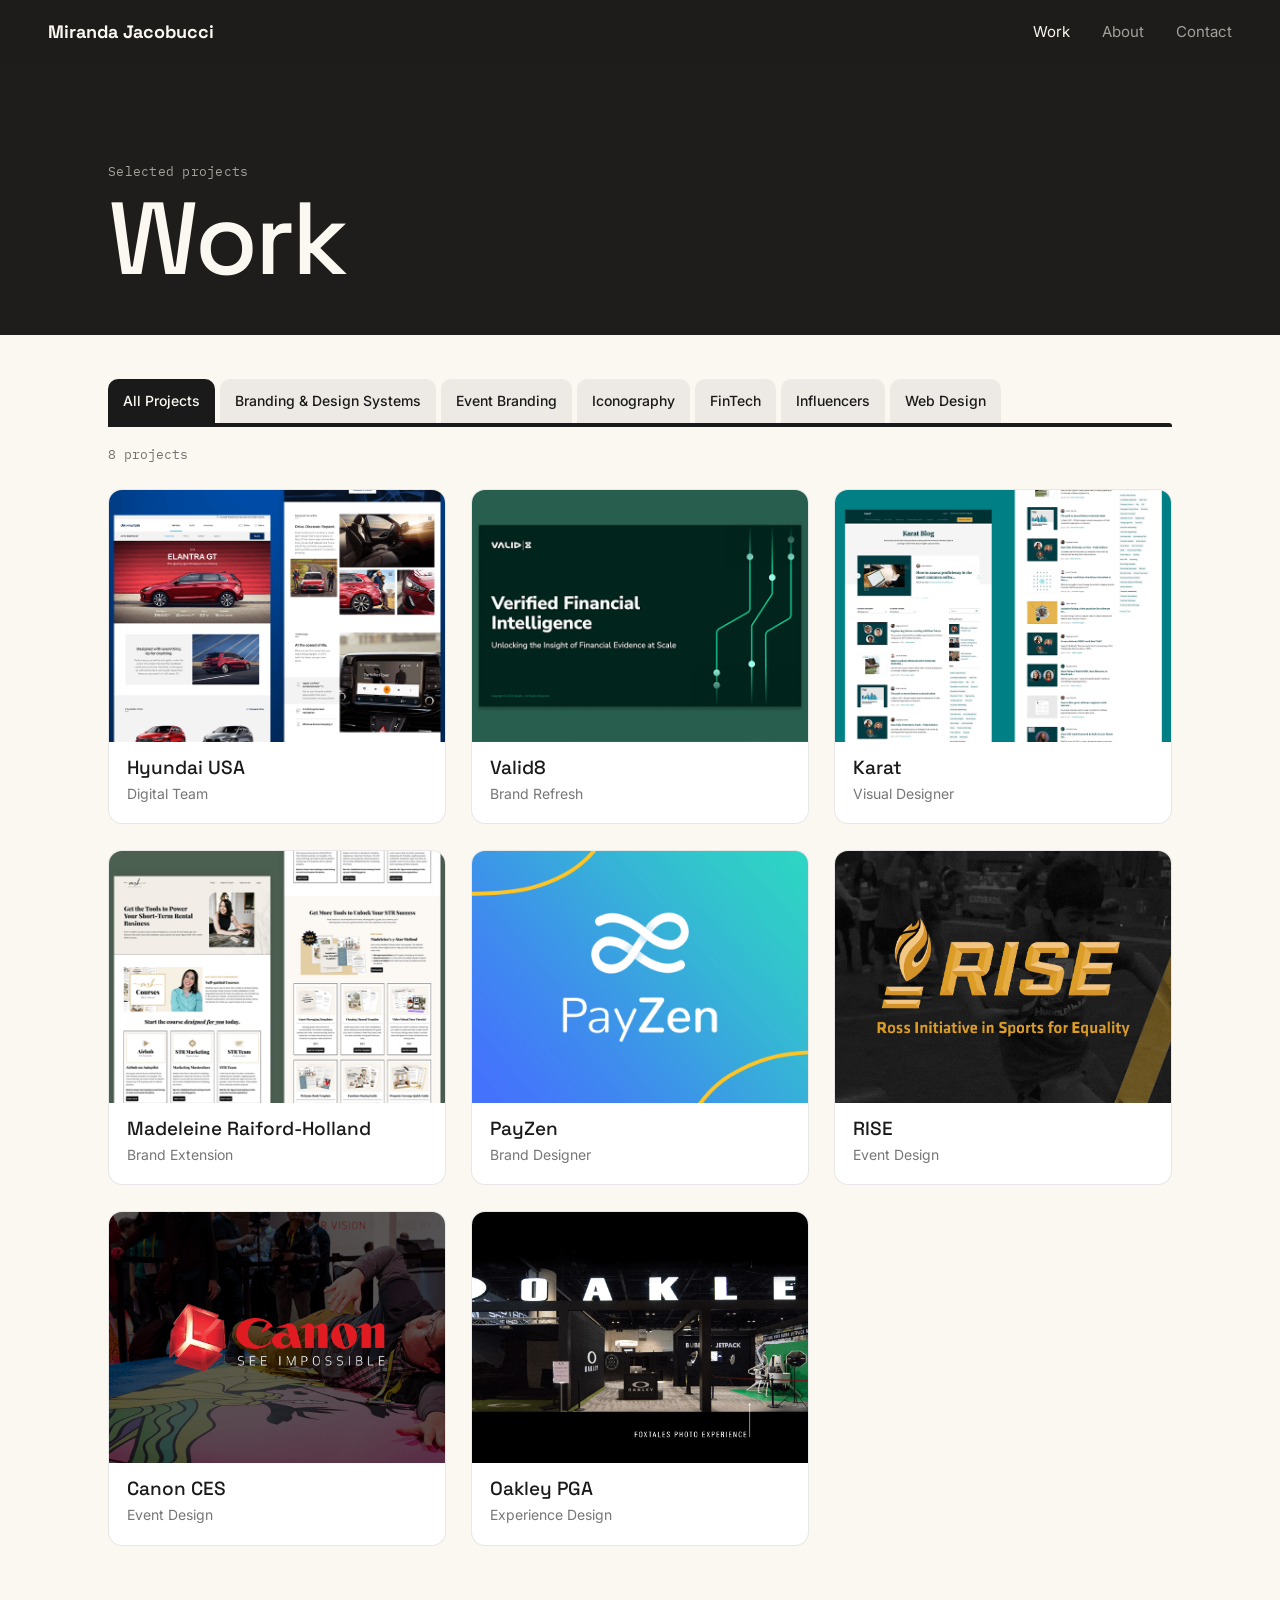
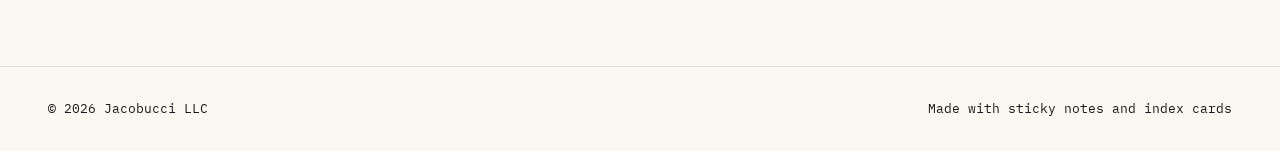
<file: work.html>
<!doctype html>
<html lang="en">
<head>
  <meta charset="utf-8">
  <meta name="viewport" content="width=device-width, initial-scale=1">
  <title>Work · Miranda Jacobucci</title>
  <meta name="description" content="Projects by Miranda Jacobucci in branding, design systems, event branding, iconography, FinTech, influencers and web design.">
  <link rel="preconnect" href="https://fonts.googleapis.com">
  <link rel="preconnect" href="https://fonts.gstatic.com" crossorigin>
  <link href="https://fonts.googleapis.com/css2?family=IBM+Plex+Mono:wght@400;500&family=Inter:wght@400;500&family=Space+Grotesk:wght@500;700&display=swap" rel="stylesheet">
  <link rel="stylesheet" href="css/styles.css">
</head>
<body data-page="work">
  <header class="site-nav">
    <a class="logo" href="index.html">Miranda Jacobucci</a>
    <nav aria-label="Main">
      <a href="work.html" aria-current="page">Work</a>
      <a href="about.html">About</a>
      <a href="index.html#contact">Contact</a>
    </nav>
  </header>

  <main>
    <div class="wrap" data-hero>
      <div class="page-head">
        <p class="eyebrow">Selected projects</p>
        <h1>Work</h1>
      </div>
    </div>

    <div class="on-cream work-body">
    <div class="wrap">
    <div class="filter-tabs" data-filter-tabs aria-label="Filter projects by category"></div>
    <div class="filter-rule" aria-hidden="true"></div>
    <p class="result-count" data-result-count aria-live="polite"></p>
    <div class="project-grid" data-project-grid></div>
    </div>
    </div>
  </main>

  <footer class="site-footer on-cream">
    <span>© 2026 Jacobucci LLC</span>
    <span>Made with sticky notes and index cards</span>
  </footer>

  <script src="js/projects.js"></script>
  <script src="js/main.js"></script>
</body>
</html>
</file>
<file: css/styles.css>
:root {
  --desk: #1E1D1B;
  --desk-2: #2A2825;
  --desk-3: #3A3733;
  --paper: #FBF8F2;
  --paper-dim: rgba(251, 248, 242, 0.6);
  --ink: #1A1A1A;
  --coral: #FF6F59;
  --blue: #6F8CFF;
  --yellow: #FFE45E;
  --pink: #FF8FB8;
  --rule-red: #E8604C;
  --rule-blue: rgba(111, 140, 255, 0.28);

  --font-display: "Space Grotesk", system-ui, sans-serif;
  --font-body: "Inter", system-ui, sans-serif;
  --font-mono: "IBM Plex Mono", ui-monospace, monospace;

  --gutter: clamp(16px, 4vw, 48px);
  --max: 1160px;
  --ease: cubic-bezier(0.2, 0.8, 0.2, 1);
}

*, *::before, *::after { box-sizing: border-box; }

html { scroll-behavior: smooth; }

body {
  margin: 0;
  background: var(--desk);
  color: var(--paper);
  font-family: var(--font-body);
  font-size: 17px;
  line-height: 1.6;
  -webkit-font-smoothing: antialiased;
  overflow-x: hidden;
}

img { max-width: 100%; display: block; }
a { color: inherit; }
button { font: inherit; color: inherit; }

h1, h2, h3 { font-family: var(--font-display); font-weight: 500; line-height: 1.1; margin: 0; }

.eyebrow {
  font-family: var(--font-mono);
  font-size: 13px;
  letter-spacing: 0.02em;
  color: var(--paper-dim);
  margin: 0;
}

.link {
  font-size: 15px;
  font-weight: 500;
  text-decoration: none;
  border-bottom: 1px solid var(--paper-dim);
  padding-bottom: 2px;
  white-space: nowrap;
  transition: border-color 0.2s;
}
.link:hover { border-color: var(--paper); }

:focus-visible { outline: 2px solid var(--blue); outline-offset: 3px; border-radius: 4px; }

.wrap { max-width: var(--max); margin: 0 auto; padding: 0 var(--gutter); }

/* Nav */
.site-nav {
  position: sticky;
  top: 0;
  z-index: 50;
  display: flex;
  justify-content: space-between;
  align-items: center;
  padding: 18px var(--gutter);
  background: rgba(30, 29, 27, 0.88);
  backdrop-filter: blur(8px);
  -webkit-backdrop-filter: blur(8px);
}
.logo { font-family: var(--font-display); font-weight: 700; font-size: 18px; text-decoration: none; }
.site-nav nav { display: flex; gap: clamp(16px, 3vw, 32px); }
.site-nav nav a { text-decoration: none; font-size: 15px; color: var(--paper-dim); transition: color 0.2s; }
.site-nav nav a:hover, .site-nav nav a[aria-current="page"] { color: var(--paper); }

/* Shared paper bits */
.sticky-note {
  aspect-ratio: 1 / 1;
  background: var(--yellow);
  color: var(--ink);
  padding: 16px 18px;
  font-family: var(--font-display);
  font-weight: 500;
  line-height: 1.25;
  border-radius: 2px;
  box-shadow: 0 10px 24px rgba(0, 0, 0, 0.35);
  position: relative;
}
.sticky-note::before {
  content: "";
  position: absolute;
  inset: 0 0 auto 0;
  height: 18%;
  background: rgba(0, 0, 0, 0.06);
}
.sticky-note small { display: block; font-family: var(--font-mono); font-weight: 400; font-size: 12px; margin-top: 6px; opacity: 0.7; }

.placeholder {
  position: relative;
  background: var(--desk-3);
  overflow: hidden;
}
.placeholder > span {
  position: absolute;
  inset: 0;
  display: flex;
  align-items: center;
  justify-content: center;
  text-align: center;
  padding: 8px;
  font-family: var(--font-mono);
  font-size: 12px;
  color: #8a857c;
}
.placeholder > img {
  position: absolute;
  inset: 0;
  width: 100%;
  height: 100%;
  object-fit: cover;
}

/* Reveal on scroll */
.reveal { opacity: 0; transform: translateY(28px); transition: opacity 0.7s var(--ease), transform 0.7s var(--ease); }
.reveal.in { opacity: 1; transform: none; }

/* Hero */
.hero {
  position: relative;
  min-height: calc(100vh - 70px);
  max-width: var(--max);
  margin: 0 auto;
  padding: clamp(48px, 10vh, 120px) var(--gutter) 64px;
  display: flex;
  flex-direction: column;
  justify-content: center;
}
.hero-title {
  font-size: clamp(44px, 8.5vw, 112px);
  letter-spacing: -0.03em;
  max-width: 11ch;
  margin: 18px 0 24px;
}
.hero-title span { display: inline-block; opacity: 0; transform: translateY(0.4em) rotate(2deg); animation: word-in 0.8s var(--ease) forwards; }
.hero-sub { max-width: 34ch; color: var(--paper-dim); font-size: clamp(17px, 1.6vw, 20px); margin: 0; }
.hero-note {
  position: absolute;
  right: var(--gutter);
  top: clamp(60px, 16vh, 160px);
  width: clamp(140px, 16vw, 200px);
  font-size: clamp(16px, 1.6vw, 20px);
  transform-origin: top center;
  opacity: 0;
  animation: note-peel 1s var(--ease) 1.1s forwards;
}
.scroll-cue {
  margin-top: 48px;
  font-family: var(--font-mono);
  font-size: 13px;
  color: var(--paper-dim);
  text-decoration: none;
  align-self: flex-start;
}

@keyframes word-in { to { opacity: 1; transform: none; } }
@keyframes note-peel {
  0% { opacity: 0; transform: translateY(-30px) rotate(-18deg); }
  70% { opacity: 1; transform: translateY(4px) rotate(7deg); }
  100% { opacity: 1; transform: rotate(5deg); }
}

/* Section heads */
.section { padding-top: clamp(80px, 14vh, 160px); padding-bottom: clamp(80px, 14vh, 160px); }
.section-head { display: flex; justify-content: space-between; align-items: baseline; gap: 16px; margin-bottom: 40px; }
.section-head h2 { font-size: clamp(32px, 4.5vw, 56px); letter-spacing: -0.02em; margin-top: 10px; }

/* Featured stacked folders */
.featured { position: relative; height: 420vh; }
.featured-pin {
  position: sticky;
  top: 0;
  height: 100vh;
  display: flex;
  flex-direction: column;
  justify-content: center;
  max-width: var(--max);
  margin: 0 auto;
  padding: 80px var(--gutter) 32px;
  overflow: hidden;
}
.featured-pin .section-head { margin-bottom: 56px; }
.stack { position: relative; height: min(56vh, 500px); }
.stack.animate .folder { transition: transform 0.4s var(--ease); }

.folder {
  position: absolute;
  inset: 0;
  background: var(--c);
  color: var(--ink);
  border-radius: 0 14px 14px 14px;
  box-shadow: 0 -6px 30px rgba(0, 0, 0, 0.35);
  will-change: transform;
}
.folder-tab {
  all: unset;
  box-sizing: border-box;
  position: absolute;
  top: -38px;
  left: calc(var(--i) * 25%);
  width: 25%;
  height: 39px;
  padding: 0 16px;
  background: var(--c);
  color: var(--ink);
  border-radius: 12px 12px 0 0;
  font-family: var(--font-display);
  font-weight: 500;
  font-size: 15px;
  line-height: 40px;
  white-space: nowrap;
  overflow: hidden;
  text-overflow: ellipsis;
  cursor: pointer;
}
.folder-tab:focus-visible { outline: 2px solid var(--paper); outline-offset: 2px; }
.folder-body {
  display: grid;
  grid-template-columns: minmax(0, 1.5fr) minmax(0, 1fr);
  gap: clamp(16px, 3vw, 40px);
  height: 100%;
  padding: clamp(16px, 2.4vw, 28px);
}
.folder-body .cover { border-radius: 6px; background: var(--paper); }
.folder-body .cover > span { color: #9a948a; }
.folder-info { display: flex; flex-direction: column; justify-content: center; }
.folder-info h3 { font-size: clamp(26px, 3vw, 40px); letter-spacing: -0.02em; margin: 6px 0 12px; }
.folder-info .meta { font-family: var(--font-mono); font-size: 13px; opacity: 0.7; margin: 0; }
.folder-info .desc { margin: 0 0 20px; font-size: 16px; }
.case-link { font-weight: 500; text-decoration: none; border-bottom: 1.5px solid currentColor; align-self: flex-start; }

/* Services index cards */
.services-grid {
  display: grid;
  grid-template-columns: repeat(4, minmax(0, 1fr));
  gap: clamp(16px, 2vw, 28px);
}
.index-card {
  --r: 0deg;
  display: flex;
  flex-direction: column;
  background: var(--paper);
  color: var(--ink);
  border-radius: 3px;
  padding: 22px 20px 20px;
  min-height: 280px;
  box-shadow: 0 14px 30px rgba(0, 0, 0, 0.35);
  transform: rotate(var(--r));
  transition: transform 0.3s var(--ease);
}
.index-card:hover { transform: rotate(0deg) translateY(-6px); }
.index-card .num { font-family: var(--font-mono); font-size: 12px; opacity: 0.55; }
.index-card h3 { font-size: 21px; margin: 4px -20px 0; padding: 0 20px 12px; border-bottom: 2px solid var(--rule-red); }
.index-card p {
  flex: 1;
  margin: 0;
  padding-top: 6px;
  font-size: 15px;
  line-height: 28px;
  background: repeating-linear-gradient(transparent 0 27px, var(--rule-blue) 27px 28px) 0 6px;
}
.index-card.reveal { opacity: 0; transform: translateY(60px) rotate(calc(var(--r) + 8deg)); }
.index-card.reveal.in { opacity: 1; transform: rotate(var(--r)); }

/* Working with me */
.about-preview { display: grid; grid-template-columns: minmax(0, 0.8fr) minmax(0, 1.2fr); gap: clamp(32px, 6vw, 96px); align-items: center; }
.photo-frame { position: relative; transform: rotate(-3deg); }
.photo-frame.reveal.in { transform: rotate(-3deg); }
.photo-frame .placeholder { aspect-ratio: 4 / 5; border-radius: 4px; }
.tape {
  position: absolute;
  top: -14px;
  left: 50%;
  width: 110px;
  height: 30px;
  transform: translateX(-50%) rotate(3deg);
  background: rgba(251, 248, 242, 0.55);
  z-index: 2;
}
.about-preview h2 { font-size: clamp(32px, 4.5vw, 56px); letter-spacing: -0.02em; margin: 10px 0 20px; }
.about-preview p.lead { color: var(--paper-dim); margin: 0 0 36px; max-width: 46ch; }
.process { display: grid; grid-template-columns: repeat(3, minmax(0, 1fr)); gap: 16px; margin-bottom: 36px; }
.process .sticky-note { font-size: 18px; }
.process .sticky-note small { font-family: var(--font-body); font-size: 13px; line-height: 1.4; }
.process .sticky-note:nth-child(1) { background: var(--coral); --r: -2deg; }
.process .sticky-note:nth-child(2) { background: var(--yellow); --r: 1.5deg; }
.process .sticky-note:nth-child(3) { background: var(--pink); --r: -1deg; }
.process .sticky-note.reveal { transform: translateY(-30px) rotate(calc(var(--r) - 12deg)); }
.process .sticky-note.reveal.in { transform: rotate(var(--r)); }

/* Contact envelope */
.envelope { position: relative; max-width: 820px; margin: 0 auto; padding: 0 clamp(16px, 4vw, 48px) 150px; perspective: 1400px; }
.env-back { position: absolute; inset: 90px 0 0 0; background: var(--blue); border-radius: 10px; }
.env-flap {
  position: absolute;
  top: 90px;
  left: 0;
  right: 0;
  height: 200px;
  background: #5E7BEF;
  clip-path: polygon(0 0, 100% 0, 50% 100%);
  transform-origin: top center;
  z-index: 5;
  transition: transform 0.8s var(--ease), z-index 0s 0.4s;
}
.env-pocket {
  position: absolute;
  left: 0;
  right: 0;
  bottom: 0;
  height: 230px;
  background: #809AFF;
  clip-path: polygon(0 0, 50% 55%, 100% 0, 100% 100%, 0 100%);
  border-radius: 0 0 10px 10px;
  z-index: 4;
}
.letter {
  position: relative;
  z-index: 3;
  background: var(--paper);
  color: var(--ink);
  border-radius: 4px;
  padding: clamp(28px, 5vw, 56px) clamp(22px, 5vw, 56px) 140px;
  opacity: 0;
  transform: translateY(160px);
  transition: transform 0.9s var(--ease) 0.45s, opacity 0.5s 0.45s;
}
.envelope.open .env-flap { transform: rotateX(180deg); z-index: 1; }
.envelope.open .letter { opacity: 1; transform: none; }
.letter h2 { font-size: clamp(32px, 5vw, 60px); letter-spacing: -0.02em; margin: 8px 0 14px; }
.letter .eyebrow { color: rgba(26, 26, 26, 0.55); }
.letter > p { margin: 0 0 28px; max-width: 44ch; }
.contact-links { display: flex; flex-wrap: wrap; gap: 10px 22px; margin-bottom: 32px; }
.contact-links a { font-weight: 500; text-decoration: none; border-bottom: 1.5px solid var(--ink); }
.contact-form { display: grid; grid-template-columns: 1fr 1fr; gap: 14px; }
.contact-form label { display: flex; flex-direction: column; gap: 6px; font-family: var(--font-mono); font-size: 12px; color: rgba(26, 26, 26, 0.7); }
.contact-form .full { grid-column: 1 / -1; }
.contact-form input, .contact-form textarea {
  font: inherit;
  font-family: var(--font-body);
  font-size: 16px;
  color: var(--ink);
  background: transparent;
  border: none;
  border-bottom: 1.5px solid rgba(26, 26, 26, 0.3);
  padding: 8px 0;
  border-radius: 0;
}
.contact-form textarea { min-height: 96px; resize: vertical; }
.contact-form input:focus, .contact-form textarea:focus { outline: none; border-color: var(--ink); }
.contact-form button {
  justify-self: start;
  background: var(--ink);
  color: var(--paper);
  border: none;
  border-radius: 999px;
  padding: 12px 26px;
  font-weight: 500;
  cursor: pointer;
  transition: transform 0.2s;
}
.contact-form button:hover { transform: translateY(-2px); }
.form-error { grid-column: 1 / -1; color: #B42318; font-size: 14px; margin: 0; min-height: 1em; }

/* Footer */
.site-footer {
  display: flex;
  justify-content: space-between;
  flex-wrap: wrap;
  gap: 12px;
  padding: 32px var(--gutter);
  border-top: 1px solid var(--desk-3);
  font-family: var(--font-mono);
  font-size: 13px;
  color: var(--paper-dim);
}

/* Work page */
.page-head { padding: clamp(48px, 9vh, 100px) 0 40px; }
.page-head h1 { font-size: clamp(48px, 8vw, 104px); letter-spacing: -0.03em; }
.page-head p { color: var(--paper-dim); max-width: 46ch; margin: 16px 0 0; }

.filter-tabs { display: flex; flex-wrap: nowrap; gap: 5px; align-items: flex-end; overflow-x: auto; scrollbar-width: none; padding-top: 4px; }
.filter-tabs::-webkit-scrollbar { display: none; }
.filter-tab {
  all: unset;
  box-sizing: border-box;
  cursor: pointer;
  font-size: 14px;
  font-weight: 500;
  padding: 11px 15px 10px;
  border-radius: 10px 10px 0 0;
  background: var(--desk-2);
  color: var(--paper);
  white-space: nowrap;
  transition: background 0.2s, color 0.2s;
}
.filter-tab:hover { background: var(--desk-3); }
.filter-tab[aria-pressed="true"] { background: var(--paper); color: var(--ink); }
.filter-tab:focus-visible { outline: 2px solid var(--blue); outline-offset: 2px; }
.filter-rule { height: 4px; background: var(--paper); border-radius: 0 3px 0 0; }
.result-count { font-family: var(--font-mono); font-size: 13px; color: var(--paper-dim); margin: 18px 0 24px; }

.project-grid { display: grid; grid-template-columns: repeat(3, minmax(0, 1fr)); gap: clamp(16px, 2vw, 28px); padding-bottom: 120px; }
.project-card {
  display: block;
  text-decoration: none;
  background: var(--desk-2);
  border: 1px solid var(--desk-3);
  border-radius: 14px;
  overflow: hidden;
  transition: border-color 0.25s, transform 0.25s var(--ease);
  animation: card-in 0.5s var(--ease) both;
}
.project-card:hover { border-color: var(--paper); transform: translateY(-4px); }
.project-card .placeholder { aspect-ratio: 4 / 3; }
.project-card .info { padding: 16px 18px 18px; }
.project-card h3 { font-size: 19px; font-family: var(--font-display); }
.project-card p { margin: 4px 0 0; font-size: 14px; color: var(--paper-dim); }
@keyframes card-in { from { opacity: 0; transform: translateY(18px); } }

/* About page */
.about-hero { text-align: center; padding-top: clamp(40px, 7vh, 80px); }
.about-hero .eyebrow { margin-bottom: 8px; }
.about-hero h1 { font-size: clamp(40px, 6vw, 80px); letter-spacing: -0.03em; }
.board-hint { font-family: var(--font-mono); font-size: 13px; color: var(--paper-dim); margin: 14px 0 0; }
.board-hint button { all: unset; cursor: pointer; border-bottom: 1px solid var(--paper-dim); margin-left: 10px; }
.board-hint button:focus-visible { outline: 2px solid var(--blue); outline-offset: 2px; }

.board {
  position: relative;
  max-width: var(--max);
  height: clamp(560px, 86vh, 820px);
  margin: 24px auto 0;
  background-image: radial-gradient(rgba(251, 248, 242, 0.08) 1.2px, transparent 1.2px);
  background-size: 22px 22px;
  border-radius: 16px;
  touch-action: pan-y;
}
.board-photo {
  position: absolute;
  left: 50%;
  top: 50%;
  width: clamp(190px, 26%, 320px);
  transform: translate(-50%, -50%) rotate(-1.5deg);
  z-index: 20;
  pointer-events: none;
}
.board-photo .placeholder { aspect-ratio: 4 / 5; border-radius: 4px; border: 10px solid var(--paper); box-shadow: 0 20px 50px rgba(0, 0, 0, 0.5); }
.drag-item {
  position: absolute;
  left: calc(var(--x) * 1%);
  top: calc(var(--y) * 1%);
  width: calc(var(--w) * 1%);
  aspect-ratio: var(--ar);
  z-index: 10;
  min-width: 86px;
  cursor: grab;
  touch-action: none;
  user-select: none;
  -webkit-user-select: none;
  border-radius: 4px;
  box-shadow: 0 12px 28px rgba(0, 0, 0, 0.45);
  transition: box-shadow 0.2s, scale 0.2s;
}
.drag-item .placeholder { width: 100%; height: 100%; border-radius: 4px; border: 1.5px dashed rgba(251, 248, 242, 0.25); }
.drag-item .placeholder img { pointer-events: none; }
.drag-item.dragging { cursor: grabbing; box-shadow: 0 24px 50px rgba(0, 0, 0, 0.6); scale: 1.03; }
.drag-item:focus-visible { outline: 2px solid var(--blue); outline-offset: 3px; }

.bio { max-width: 640px; margin: 0 auto; padding: 64px var(--gutter) 120px; text-align: center; }
.bio h2 { font-size: clamp(28px, 3.5vw, 40px); margin-bottom: 18px; }
.bio p { color: var(--paper-dim); margin: 0 0 18px; }

/* Case study */
.read-progress {
  position: fixed;
  top: 0;
  left: 0;
  width: 100%;
  height: 3px;
  background: var(--accent, var(--coral));
  transform: scaleX(var(--p, 0));
  transform-origin: left;
  z-index: 60;
}
.cs-hero { padding-top: clamp(40px, 7vh, 80px); padding-bottom: 48px; }
.cs-back { display: inline-block; margin-bottom: 36px; font-family: var(--font-mono); font-size: 13px; color: var(--paper-dim); text-decoration: none; }
.cs-back:hover { color: var(--paper); }
.cs-hero .eyebrow::before { content: ""; display: inline-block; width: 10px; height: 10px; margin-right: 10px; border-radius: 2px; background: var(--accent); vertical-align: 0; }
.cs-hero h1 { font-size: clamp(48px, 8vw, 112px); letter-spacing: -0.03em; margin: 14px 0 22px; }
.cs-intro { font-size: clamp(18px, 2vw, 24px); line-height: 1.45; max-width: 40ch; color: var(--paper-dim); margin: 0; }
.cs-img { border-radius: 12px; }
.cs-cover { margin-bottom: clamp(72px, 12vh, 140px); }

.cs-overview, .cs-split, .cs-process, .cs-text-block, .cs-results, .cs-quote { margin-bottom: clamp(72px, 12vh, 140px); }
.cs-grid-2, .cs-grid-3 { margin-bottom: clamp(48px, 8vh, 96px); }

[data-page="case"] main h2 { font-size: clamp(28px, 3.5vw, 44px); letter-spacing: -0.02em; margin: 8px 0 18px; }
.cs-text p, .cs-split p, .cs-text-block p { color: rgba(251, 248, 242, 0.78); max-width: 60ch; margin: 0 0 16px; }

.cs-overview { display: grid; grid-template-columns: minmax(0, 1.4fr) minmax(0, 1fr); gap: clamp(32px, 6vw, 96px); align-items: start; }
.cs-details { min-height: 0; }
.cs-details dl { margin: 10px 0 0; }
.cs-details dl div { display: flex; justify-content: space-between; gap: 16px; padding: 9px 0; border-bottom: 1px solid var(--rule-blue); }
.cs-details dt { font-family: var(--font-mono); font-size: 12px; opacity: 0.6; padding-top: 2px; }
.cs-details dd { margin: 0; font-size: 15px; font-weight: 500; text-align: right; }

.cs-split { display: grid; grid-template-columns: repeat(2, minmax(0, 1fr)); gap: clamp(32px, 6vw, 96px); }

.cs-figure { margin: 0 auto clamp(48px, 8vh, 96px); }
.cs-figure figcaption { margin-top: 12px; font-family: var(--font-mono); font-size: 13px; color: var(--paper-dim); }
.cs-grid-2 { display: grid; grid-template-columns: repeat(2, minmax(0, 1fr)); gap: clamp(16px, 2vw, 28px); }
.cs-grid-2 .cs-figure { margin: 0; }
.cs-grid-3 { display: grid; grid-template-columns: repeat(3, minmax(0, 1fr)); gap: clamp(12px, 1.6vw, 20px); }

.cs-notes { max-width: 900px; margin-top: 12px; }

.cs-stats { display: grid; grid-template-columns: repeat(3, minmax(0, 1fr)); gap: clamp(16px, 2vw, 28px); margin-top: 12px; }
.cs-stat { min-height: 210px; }
.cs-stat .big { display: block; font-family: var(--font-display); font-weight: 700; font-size: clamp(40px, 5vw, 64px); line-height: 1; letter-spacing: -0.03em; padding-bottom: 14px; margin-bottom: 4px; border-bottom: 2px solid var(--rule-red); margin-left: -20px; margin-right: -20px; padding-left: 20px; }

.cs-quote { display: flex; justify-content: center; }
.cs-quote blockquote { margin: 0; max-width: 640px; padding: clamp(28px, 4vw, 52px); transform: rotate(-1.5deg); }
.cs-quote blockquote p { font-family: var(--font-display); font-size: clamp(22px, 2.6vw, 32px); line-height: 1.25; margin: 0 0 22px; }
.cs-quote blockquote footer { font-family: var(--font-mono); font-size: 13px; opacity: 0.7; }

.cs-next { padding-top: 24px; padding-bottom: 120px; }
.cs-next-folder {
  position: relative;
  display: block;
  margin-top: 40px;
  padding: clamp(28px, 5vw, 56px);
  background: var(--c);
  color: var(--ink);
  border-radius: 0 14px 14px 14px;
  text-decoration: none;
  transition: transform 0.3s var(--ease);
}
.cs-next-folder:hover { transform: translateY(-6px); }
.cs-next-tab { position: absolute; top: -38px; left: 0; height: 39px; padding: 0 20px; background: var(--c); border-radius: 12px 12px 0 0; font-family: var(--font-display); font-weight: 500; font-size: 15px; line-height: 40px; }
.cs-next-body .eyebrow { display: block; color: rgba(26, 26, 26, 0.6); }
.cs-next-title { display: block; margin-top: 8px; font-family: var(--font-display); font-weight: 500; font-size: clamp(32px, 5vw, 64px); letter-spacing: -0.02em; line-height: 1.05; }

.cs-photo { display: block; width: 100%; height: auto; border-radius: 10px; background: var(--desk-2); }
.cs-cover-img { border-radius: 14px; }
.cs-sub { font-family: var(--font-display); font-weight: 500; font-size: 22px; margin: 32px 0 12px; }
.cs-details ul { list-style: none; margin: 0; padding: 0; text-align: right; }
.cs-details li + li { margin-top: 2px; }
.cs-details dl div:has(ul) { align-items: flex-start; }
.cs-section { margin-bottom: clamp(72px, 12vh, 140px); }
.cs-section-text { max-width: 720px; margin-bottom: 28px; }
.cs-section-text p { color: rgba(251, 248, 242, 0.78); margin: 0 0 12px; }
.cs-images { display: grid; gap: clamp(12px, 1.6vw, 20px); align-items: start; }
.cs-images figure { margin: 0; }
.cs-images.cols-1 { grid-template-columns: 1fr; }
.cs-images.cols-2 { grid-template-columns: repeat(2, minmax(0, 1fr)); }
.cs-images.cols-3 { grid-template-columns: repeat(3, minmax(0, 1fr)); }
.cs-images.cols-1 figure + figure { margin-top: 0; }
.cs-video { position: relative; aspect-ratio: 16 / 9; margin-bottom: 20px; border-radius: 12px; overflow: hidden; background: var(--desk-2); }
.cs-video iframe { position: absolute; inset: 0; width: 100%; height: 100%; border: 0; }

@media (max-width: 960px) {
  .cs-overview { grid-template-columns: 1fr; }
  .cs-details { max-width: 440px; }
}
@media (max-width: 680px) {
  .cs-split, .cs-grid-2, .cs-stats, .cs-images.cols-2 { grid-template-columns: 1fr; }
  .cs-images.cols-3 { grid-template-columns: repeat(2, minmax(0, 1fr)); }
  .cs-grid-3 { grid-template-columns: repeat(2, minmax(0, 1fr)); }
  .cs-grid-3 > :last-child { grid-column: 1 / -1; aspect-ratio: 2 / 1 !important; }
}

/* Cream sections (homepage below the hero) */
.on-cream {
  --paper-dim: rgba(26, 26, 26, 0.6);
  background: var(--paper);
  color: var(--ink);
}
.on-cream .link:hover { border-color: var(--ink); }
.on-cream .folder { box-shadow: 0 -4px 24px rgba(26, 26, 26, 0.14); }
.on-cream .folder-tab:focus-visible { outline-color: var(--ink); }
.on-cream .index-card { background-color: #FFFFFF; box-shadow: 0 12px 28px rgba(26, 26, 26, 0.12); }
.on-cream .sticky-note { box-shadow: 0 10px 22px rgba(26, 26, 26, 0.16); }
.on-cream .photo-frame .placeholder { box-shadow: 0 16px 34px rgba(26, 26, 26, 0.18); }
.on-cream .tape { background: rgba(255, 228, 94, 0.8); }
.site-footer.on-cream { border-top-color: rgba(26, 26, 26, 0.12); }

.work-body { padding-top: 40px; }
.on-cream .filter-tab { background: rgba(26, 26, 26, 0.06); color: var(--ink); }
.on-cream .filter-tab:hover { background: rgba(26, 26, 26, 0.11); }
.on-cream .filter-tab[aria-pressed="true"] { background: var(--ink); color: var(--paper); }
.on-cream .filter-rule { background: var(--ink); }
.on-cream .project-card { background: #FFFFFF; border-color: rgba(26, 26, 26, 0.1); }
.on-cream .project-card:hover { border-color: var(--ink); }
.on-cream .project-card .placeholder { background: #ECE8DF; }

[data-page="about"] main > .on-cream { padding-bottom: 1px; }
.on-cream .board { background-image: radial-gradient(rgba(26, 26, 26, 0.12) 1.2px, transparent 1.2px); }
.on-cream .board-photo .placeholder { border-color: #FFFFFF; box-shadow: 0 18px 40px rgba(26, 26, 26, 0.18); }
.on-cream .drag-item { box-shadow: 0 10px 24px rgba(26, 26, 26, 0.14); }
.on-cream .drag-item.dragging { box-shadow: 0 22px 44px rgba(26, 26, 26, 0.22); }
.on-cream .drag-item .placeholder { background: #ECE8DF; border-color: rgba(26, 26, 26, 0.22); }
.on-cream .board-photo .placeholder { background: #ECE8DF; }

.cs-dark { padding-bottom: clamp(56px, 9vh, 104px); }
.cs-dark .cs-cover { margin-bottom: 0; }
.case-body { background: #FFFFFF; }

/* Layered paper: dark sheet over cream, cream sheet over white */
.cs-dark { position: relative; z-index: 2; background: var(--desk); box-shadow: 0 6px 18px rgba(0, 0, 0, 0.28), 0 1px 3px rgba(0, 0, 0, 0.2); }
.cs-sheet { position: relative; z-index: 1; padding-top: clamp(72px, 12vh, 140px); background: var(--paper); box-shadow: 0 6px 18px rgba(26, 26, 26, 0.10), 0 1px 3px rgba(26, 26, 26, 0.08); }
.on-cream .cs-text p, .on-cream .cs-section-text p { color: rgba(26, 26, 26, 0.78); }
.on-cream .cs-photo, .on-cream .cs-video { background: #ECE8DF; }
.on-white { background: #FFFFFF; padding-top: clamp(72px, 12vh, 140px); }
.site-footer.on-white { padding-top: 32px; }
.case-body .cs-overview { margin-bottom: clamp(72px, 12vh, 140px); }

body.nav-light .site-nav { background: rgba(251, 248, 242, 0.9); }
body.nav-light .logo { color: var(--ink); }
body.nav-light .site-nav nav a { color: rgba(26, 26, 26, 0.6); }
body.nav-light .site-nav nav a:hover, body.nav-light .site-nav nav a[aria-current="page"] { color: var(--ink); }
.site-nav, .site-nav .logo, .site-nav nav a { transition: background-color 0.3s, color 0.3s; }

/* Responsive */
@media (max-width: 960px) {
  .services-grid { grid-template-columns: repeat(2, minmax(0, 1fr)); }
  .project-grid { grid-template-columns: repeat(2, minmax(0, 1fr)); }
  .about-preview { grid-template-columns: 1fr; }
  .photo-frame { max-width: 320px; }
}

@media (max-width: 680px) {
  body { font-size: 16px; }
  .hero-note { position: relative; right: auto; top: auto; margin-top: 36px; align-self: flex-start; }
  .featured { height: 400vh; }
  .featured-pin { padding-top: 76px; }
  .featured-pin .section-head { margin-bottom: 48px; }
  .stack { height: min(62vh, 520px); }
  .folder-tab { font-size: 12px; padding: 0 9px; height: 33px; top: -32px; line-height: 34px; border-radius: 9px 9px 0 0; }
  .folder-body { grid-template-columns: 1fr; grid-template-rows: minmax(0, 1fr) auto; }
  .folder-info h3 { font-size: 24px; margin: 4px 0 6px; }
  .folder-info .desc { display: none; }
  .services-grid { grid-template-columns: 1fr; }
  .index-card { min-height: 220px; }
  .process { grid-template-columns: repeat(2, minmax(0, 1fr)); gap: 14px; }
  .process .sticky-note { font-size: 16px; padding: 14px; }
  .process .sticky-note small { font-size: 12px; }
  .contact-form { grid-template-columns: 1fr; }
  .filter-tabs { margin: 0 calc(var(--gutter) * -1); padding: 0 var(--gutter); }
  .filter-tab { font-size: 14px; padding: 10px 14px 9px; }
  .project-grid { grid-template-columns: 1fr; }
  .board { height: 640px; border-radius: 0; }
  .board-photo { width: 52%; }
}

@media (prefers-reduced-motion: reduce) {
  html { scroll-behavior: auto; }
  .hero-title span, .hero-note { animation: none; opacity: 1; transform: none; }
  .hero-note { transform: rotate(5deg); }
  .reveal, .index-card.reveal, .process .sticky-note.reveal { opacity: 1; transition: none; }
  .index-card.reveal { transform: rotate(var(--r)); }
  .process .sticky-note.reveal { transform: rotate(var(--r)); }
  .letter, .env-flap { transition: none; }
  .project-card { animation: none; }
}
</file>
